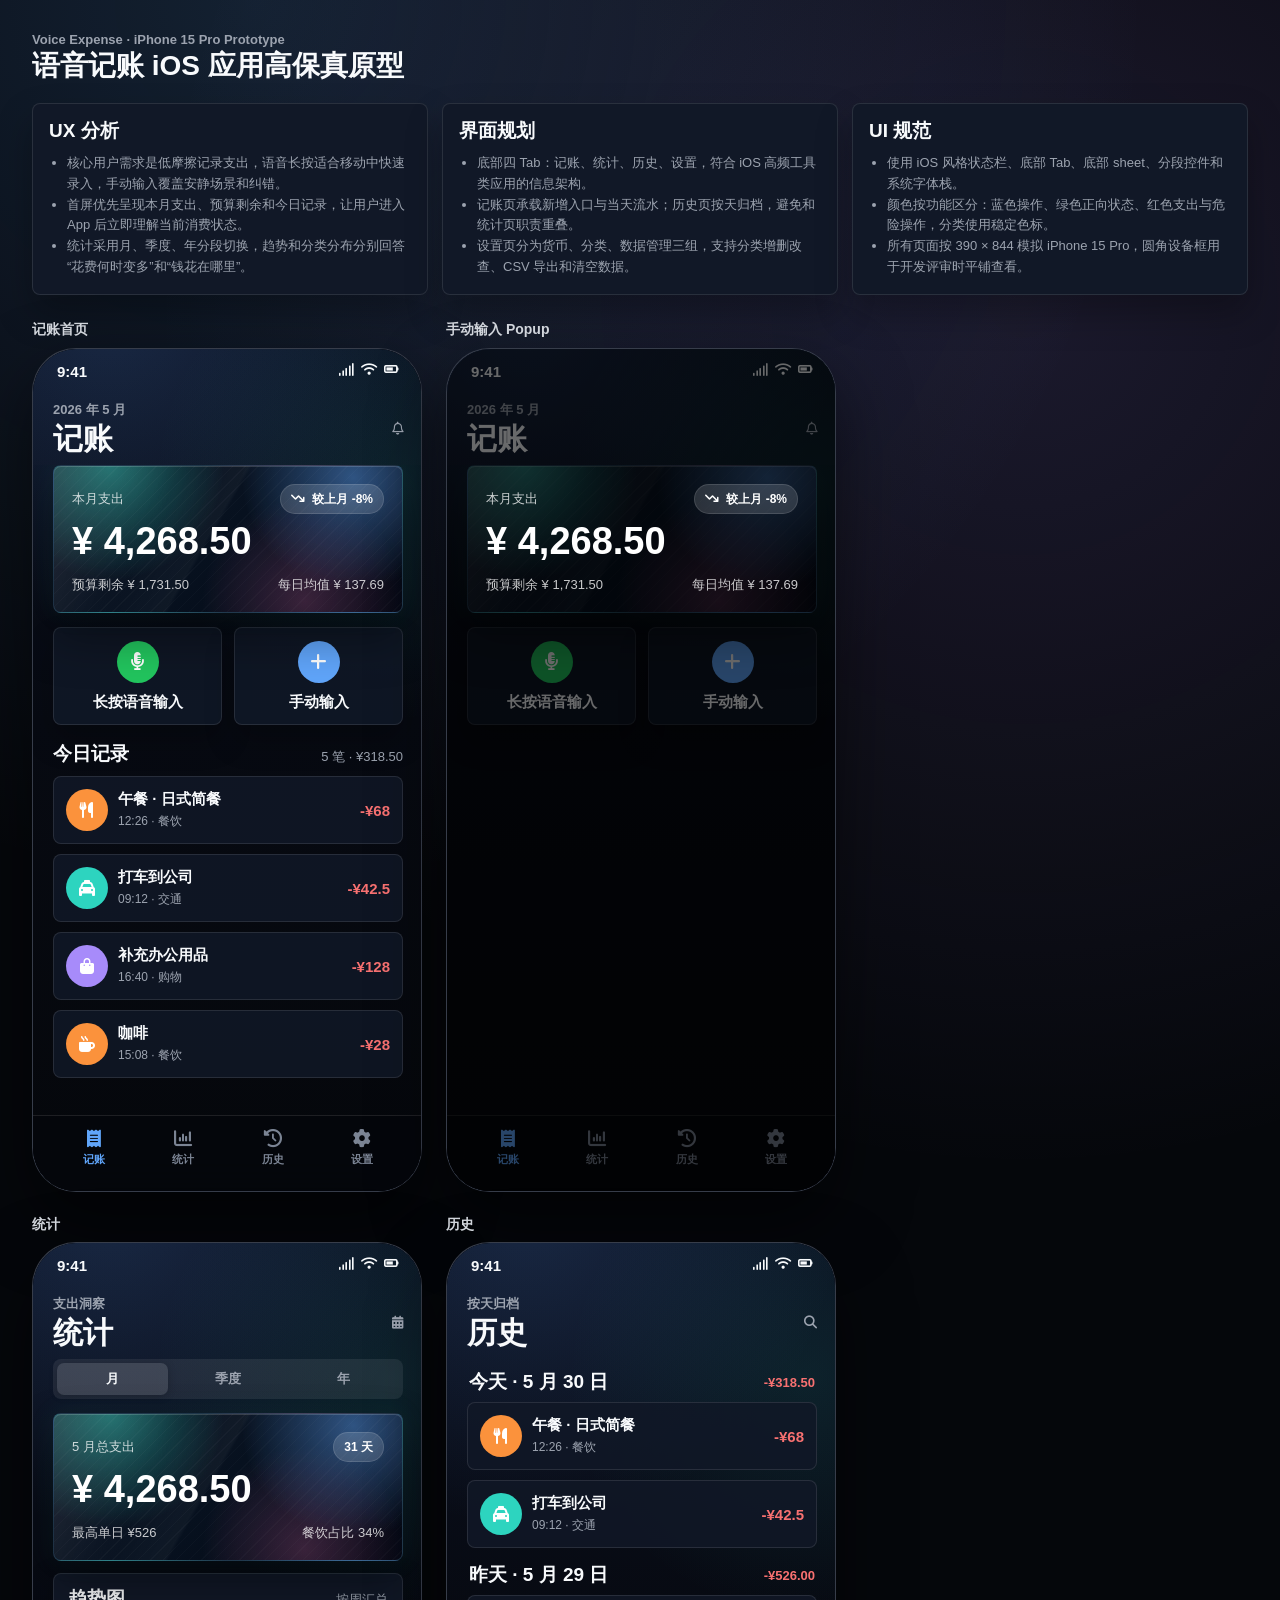
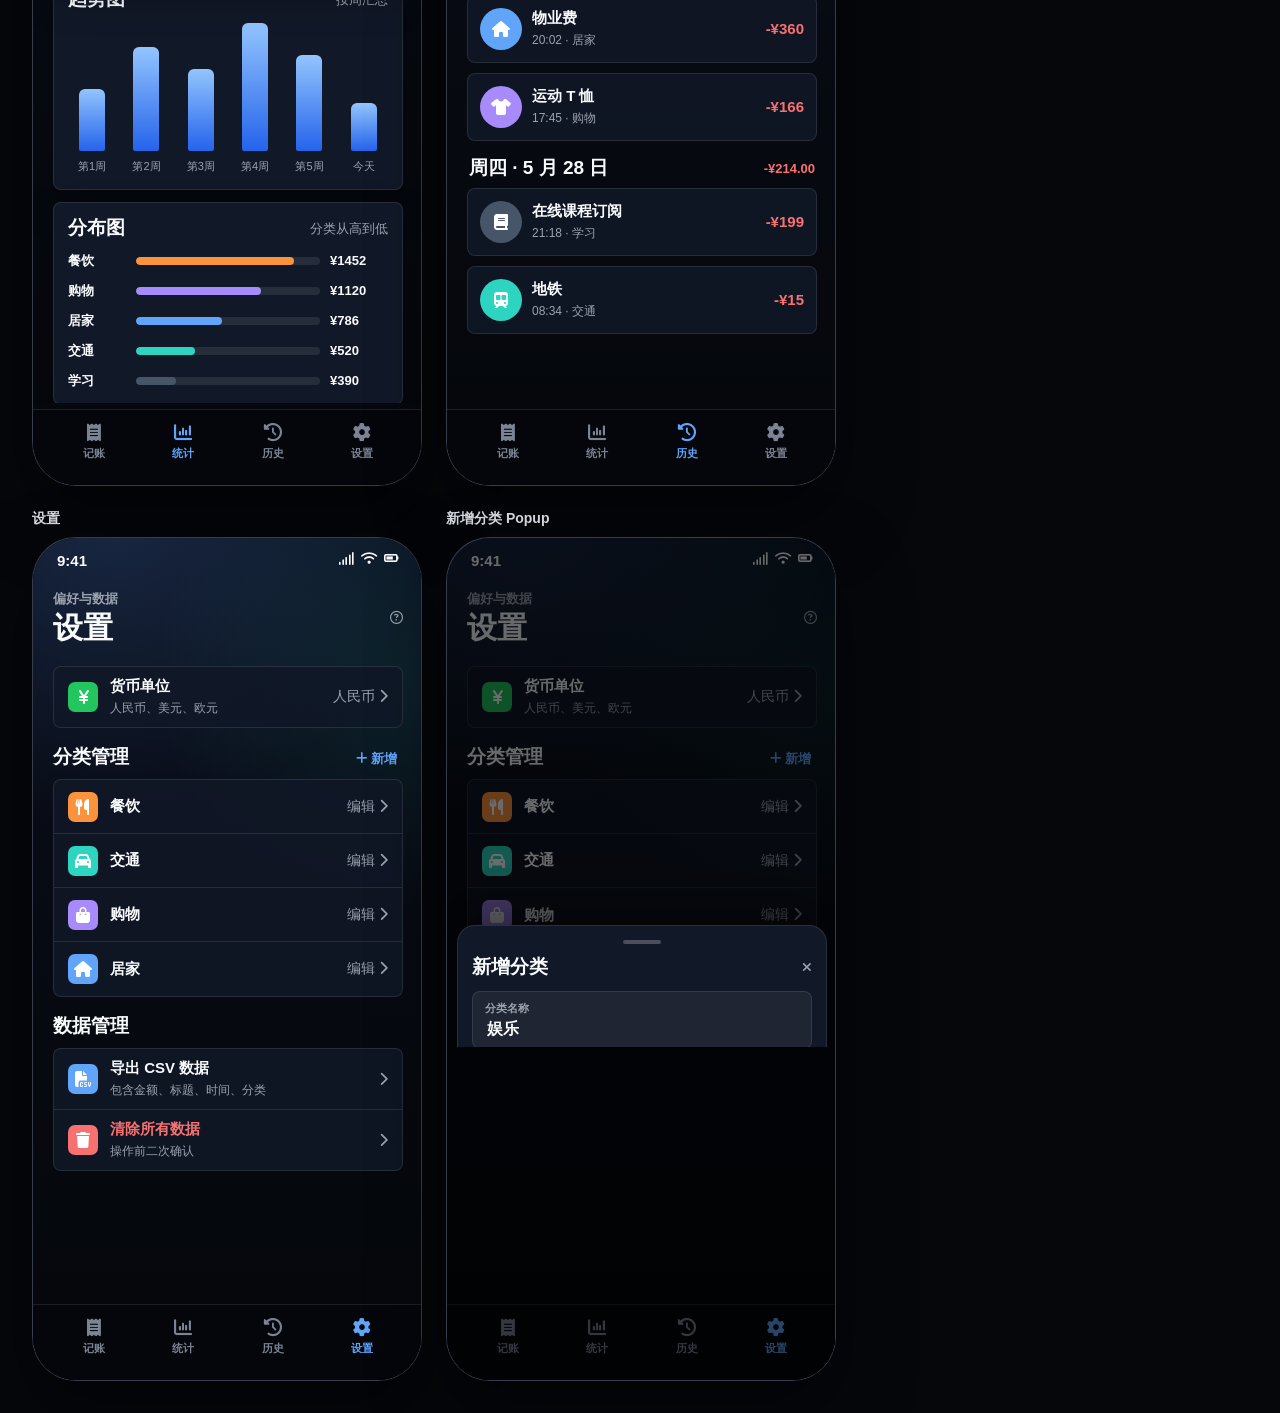
<file: VoiceAccountClient/prototype/index.html>
<!doctype html>
<html lang="zh-CN">
  <head>
    <meta charset="UTF-8" />
    <meta name="viewport" content="width=device-width, initial-scale=1.0" />
    <title>语音记账 iOS 原型</title>
    <link rel="stylesheet" href="styles.css" />
  </head>
  <body class="index-body">
    <header class="index-header">
      <p class="eyebrow">Voice Expense · iPhone 15 Pro Prototype</p>
      <h1>语音记账 iOS 应用高保真原型</h1>
    </header>

    <section class="analysis">
      <article class="card">
        <h2>UX 分析</h2>
        <ul>
          <li>核心用户需求是低摩擦记录支出，语音长按适合移动中快速录入，手动输入覆盖安静场景和纠错。</li>
          <li>首屏优先呈现本月支出、预算剩余和今日记录，让用户进入 App 后立即理解当前消费状态。</li>
          <li>统计采用月、季度、年分段切换，趋势和分类分布分别回答“花费何时变多”和“钱花在哪里”。</li>
        </ul>
      </article>
      <article class="card">
        <h2>界面规划</h2>
        <ul>
          <li>底部四 Tab：记账、统计、历史、设置，符合 iOS 高频工具类应用的信息架构。</li>
          <li>记账页承载新增入口与当天流水；历史页按天归档，避免和统计页职责重叠。</li>
          <li>设置页分为货币、分类、数据管理三组，支持分类增删改查、CSV 导出和清空数据。</li>
        </ul>
      </article>
      <article class="card">
        <h2>UI 规范</h2>
        <ul>
          <li>使用 iOS 风格状态栏、底部 Tab、底部 sheet、分段控件和系统字体栈。</li>
          <li>颜色按功能区分：蓝色操作、绿色正向状态、红色支出与危险操作，分类使用稳定色标。</li>
          <li>所有页面按 390 × 844 模拟 iPhone 15 Pro，圆角设备框用于开发评审时平铺查看。</li>
        </ul>
      </article>
    </section>

    <section class="frames">
      <article class="frame-card">
        <h2 class="frame-title">记账首页</h2>
        <div class="device"><iframe src="account.html" title="记账首页"></iframe></div>
      </article>
      <article class="frame-card">
        <h2 class="frame-title">手动输入 Popup</h2>
        <div class="device"><iframe src="manual-entry.html" title="手动输入 Popup"></iframe></div>
      </article>
      <article class="frame-card">
        <h2 class="frame-title">统计</h2>
        <div class="device"><iframe src="stats.html" title="统计"></iframe></div>
      </article>
      <article class="frame-card">
        <h2 class="frame-title">历史</h2>
        <div class="device"><iframe src="history.html" title="历史"></iframe></div>
      </article>
      <article class="frame-card">
        <h2 class="frame-title">设置</h2>
        <div class="device"><iframe src="settings.html" title="设置"></iframe></div>
      </article>
      <article class="frame-card">
        <h2 class="frame-title">新增分类 Popup</h2>
        <div class="device"><iframe src="settings-add-category.html" title="新增分类 Popup"></iframe></div>
      </article>
    </section>
  </body>
</html>
</file>
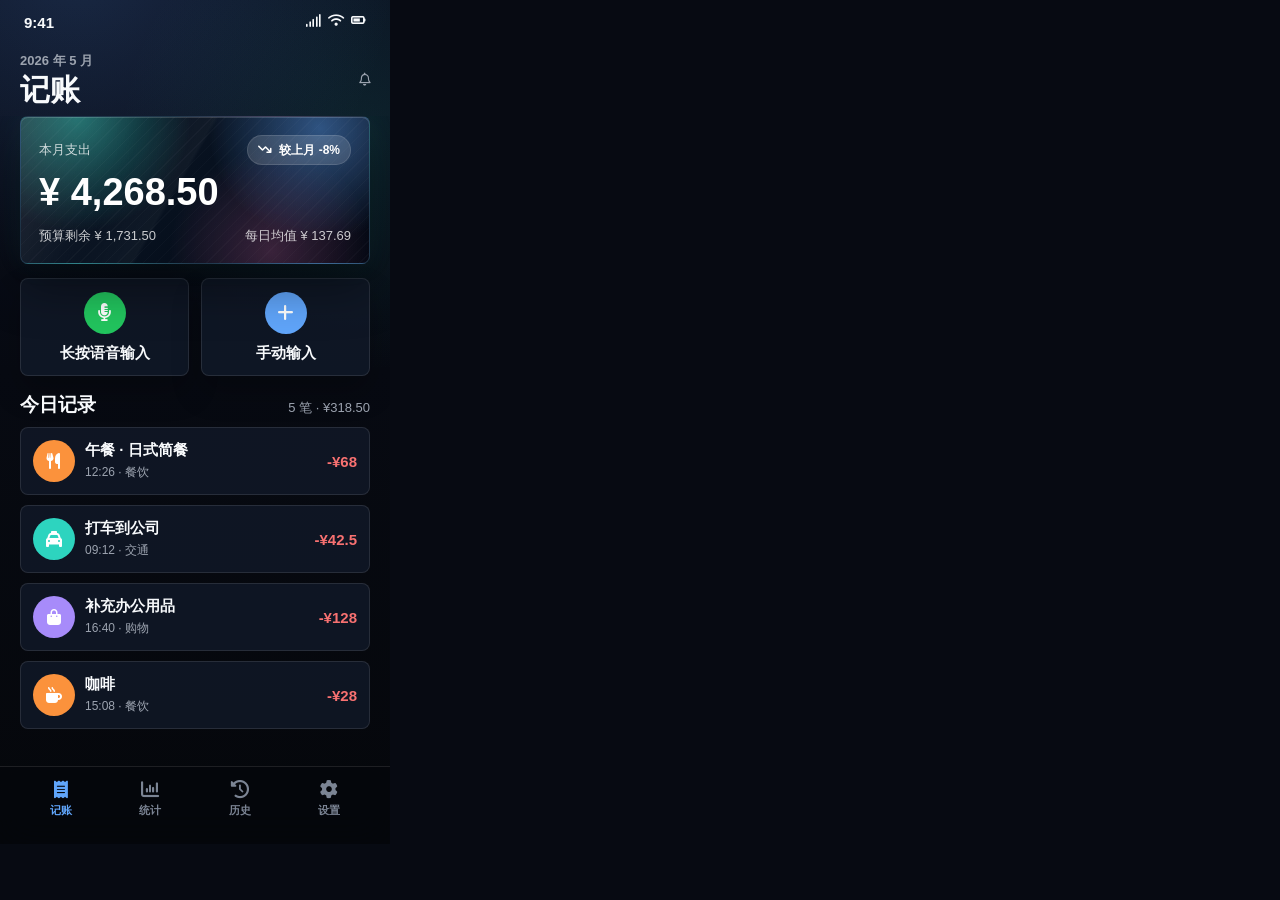
<file: VoiceAccountClient/prototype/account.html>
<!doctype html>
<html lang="zh-CN">
  <head>
    <meta charset="UTF-8" />
    <meta name="viewport" content="width=device-width, initial-scale=1.0" />
    <title>记账</title>
    <link rel="stylesheet" href="styles.css" />
    <link rel="stylesheet" href="https://cdnjs.cloudflare.com/ajax/libs/font-awesome/6.5.2/css/all.min.css" />
  </head>
  <body class="prototype-page">
    <main class="phone">
      <div class="status-bar">
        <span>9:41</span>
        <div class="status-icons">
          <i class="fa-solid fa-signal"></i>
          <i class="fa-solid fa-wifi"></i>
          <i class="fa-solid fa-battery-three-quarters"></i>
        </div>
      </div>

      <header class="app-header">
        <div>
          <p class="eyebrow">2026 年 5 月</p>
          <h1>记账</h1>
        </div>
        <i class="fa-regular fa-bell soft-text" aria-hidden="true"></i>
      </header>

      <section class="content">
        <div class="card summary-card">
          <div class="summary-row">
            <span class="white-soft">本月支出</span>
            <span class="chip"><i class="fa-solid fa-arrow-trend-down"></i> 较上月 -8%</span>
          </div>
          <div class="amount-xl">¥ 4,268.50</div>
          <div class="summary-row" style="margin-top: 16px;">
            <span class="white-soft">预算剩余 ¥ 1,731.50</span>
            <span class="white-soft">每日均值 ¥ 137.69</span>
          </div>
        </div>

        <div class="actions">
          <button class="action-btn mic">
            <i class="fa-solid fa-microphone-lines"></i>
            长按语音输入
          </button>
          <button class="action-btn manual">
            <i class="fa-solid fa-plus"></i>
            手动输入
          </button>
        </div>

        <div class="section-title">
          <h2>今日记录</h2>
          <span class="soft-text">5 笔 · ¥318.50</span>
        </div>

        <div class="list">
          <div class="item">
            <div class="icon food"><i class="fa-solid fa-utensils"></i></div>
            <div>
              <div class="item-title">午餐 · 日式简餐</div>
              <div class="item-meta">12:26 · 餐饮</div>
            </div>
            <div class="expense">-¥68</div>
          </div>
          <div class="item">
            <div class="icon traffic"><i class="fa-solid fa-taxi"></i></div>
            <div>
              <div class="item-title">打车到公司</div>
              <div class="item-meta">09:12 · 交通</div>
            </div>
            <div class="expense">-¥42.5</div>
          </div>
          <div class="item">
            <div class="icon shop"><i class="fa-solid fa-bag-shopping"></i></div>
            <div>
              <div class="item-title">补充办公用品</div>
              <div class="item-meta">16:40 · 购物</div>
            </div>
            <div class="expense">-¥128</div>
          </div>
          <div class="item">
            <div class="icon food"><i class="fa-solid fa-mug-hot"></i></div>
            <div>
              <div class="item-title">咖啡</div>
              <div class="item-meta">15:08 · 餐饮</div>
            </div>
            <div class="expense">-¥28</div>
          </div>
        </div>
      </section>

      <nav class="tabbar" aria-label="主导航">
        <div class="tab active"><i class="fa-solid fa-receipt"></i><span>记账</span></div>
        <div class="tab"><i class="fa-solid fa-chart-column"></i><span>统计</span></div>
        <div class="tab"><i class="fa-solid fa-clock-rotate-left"></i><span>历史</span></div>
        <div class="tab"><i class="fa-solid fa-gear"></i><span>设置</span></div>
      </nav>
    </main>
  </body>
</html>
</file>
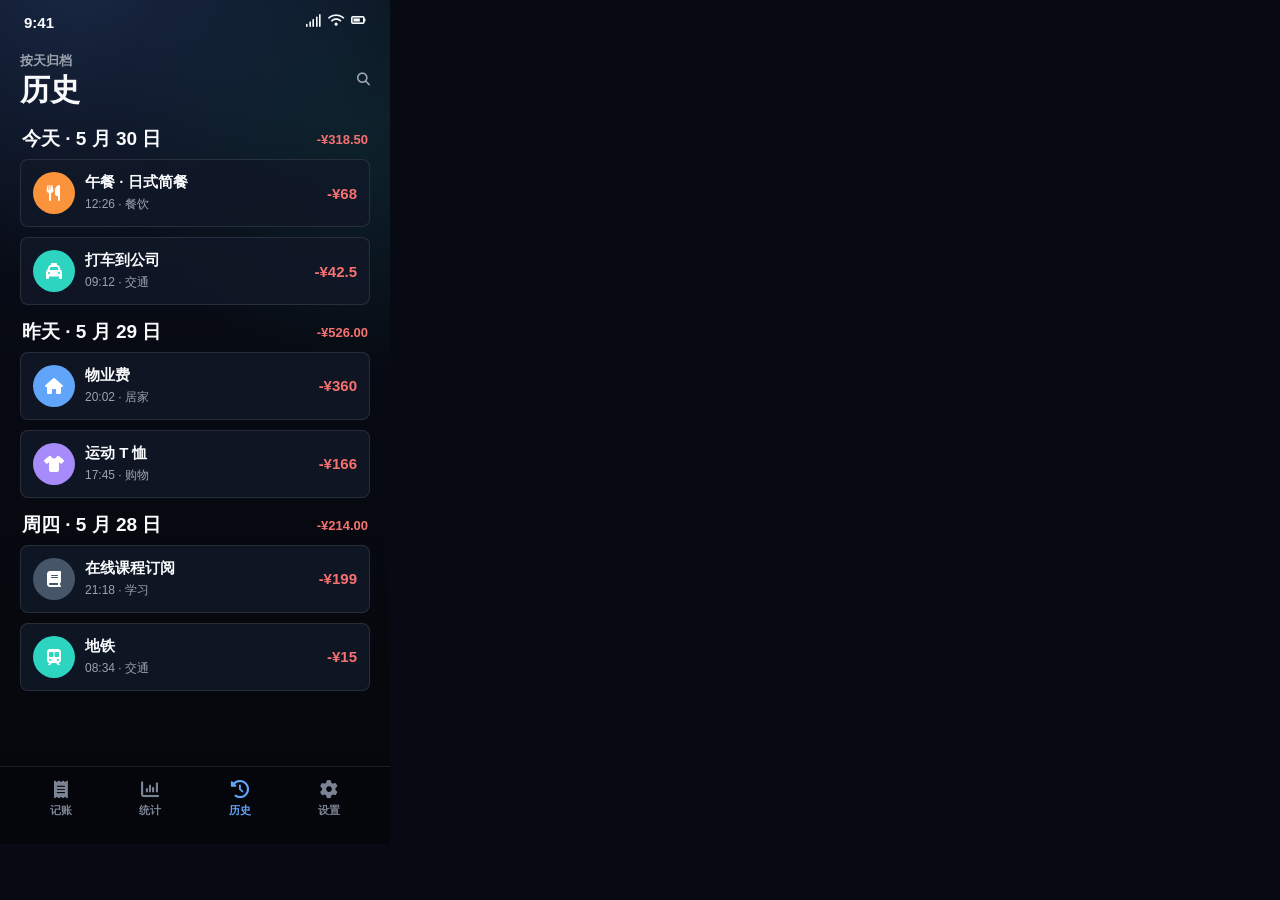
<file: VoiceAccountClient/prototype/history.html>
<!doctype html>
<html lang="zh-CN">
  <head>
    <meta charset="UTF-8" />
    <meta name="viewport" content="width=device-width, initial-scale=1.0" />
    <title>历史</title>
    <link rel="stylesheet" href="styles.css" />
    <link rel="stylesheet" href="https://cdnjs.cloudflare.com/ajax/libs/font-awesome/6.5.2/css/all.min.css" />
  </head>
  <body class="prototype-page">
    <main class="phone">
      <div class="status-bar">
        <span>9:41</span>
        <div class="status-icons">
          <i class="fa-solid fa-signal"></i>
          <i class="fa-solid fa-wifi"></i>
          <i class="fa-solid fa-battery-three-quarters"></i>
        </div>
      </div>
      <header class="app-header">
        <div>
          <p class="eyebrow">按天归档</p>
          <h1>历史</h1>
        </div>
        <i class="fa-solid fa-magnifying-glass soft-text"></i>
      </header>
      <section class="content">
        <div class="day-group">
          <div class="day-head">
            <h2>今天 · 5 月 30 日</h2>
            <span class="day-total">-¥318.50</span>
          </div>
          <div class="list">
            <div class="item">
              <div class="icon food"><i class="fa-solid fa-utensils"></i></div>
              <div><div class="item-title">午餐 · 日式简餐</div><div class="item-meta">12:26 · 餐饮</div></div>
              <div class="expense">-¥68</div>
            </div>
            <div class="item">
              <div class="icon traffic"><i class="fa-solid fa-taxi"></i></div>
              <div><div class="item-title">打车到公司</div><div class="item-meta">09:12 · 交通</div></div>
              <div class="expense">-¥42.5</div>
            </div>
          </div>
        </div>

        <div class="day-group">
          <div class="day-head">
            <h2>昨天 · 5 月 29 日</h2>
            <span class="day-total">-¥526.00</span>
          </div>
          <div class="list">
            <div class="item">
              <div class="icon home"><i class="fa-solid fa-house"></i></div>
              <div><div class="item-title">物业费</div><div class="item-meta">20:02 · 居家</div></div>
              <div class="expense">-¥360</div>
            </div>
            <div class="item">
              <div class="icon shop"><i class="fa-solid fa-shirt"></i></div>
              <div><div class="item-title">运动 T 恤</div><div class="item-meta">17:45 · 购物</div></div>
              <div class="expense">-¥166</div>
            </div>
          </div>
        </div>

        <div class="day-group">
          <div class="day-head">
            <h2>周四 · 5 月 28 日</h2>
            <span class="day-total">-¥214.00</span>
          </div>
          <div class="list">
            <div class="item">
              <div class="icon learn"><i class="fa-solid fa-book"></i></div>
              <div><div class="item-title">在线课程订阅</div><div class="item-meta">21:18 · 学习</div></div>
              <div class="expense">-¥199</div>
            </div>
            <div class="item">
              <div class="icon traffic"><i class="fa-solid fa-train-subway"></i></div>
              <div><div class="item-title">地铁</div><div class="item-meta">08:34 · 交通</div></div>
              <div class="expense">-¥15</div>
            </div>
          </div>
        </div>
      </section>
      <nav class="tabbar" aria-label="主导航">
        <div class="tab"><i class="fa-solid fa-receipt"></i><span>记账</span></div>
        <div class="tab"><i class="fa-solid fa-chart-column"></i><span>统计</span></div>
        <div class="tab active"><i class="fa-solid fa-clock-rotate-left"></i><span>历史</span></div>
        <div class="tab"><i class="fa-solid fa-gear"></i><span>设置</span></div>
      </nav>
    </main>
  </body>
</html>
</file>
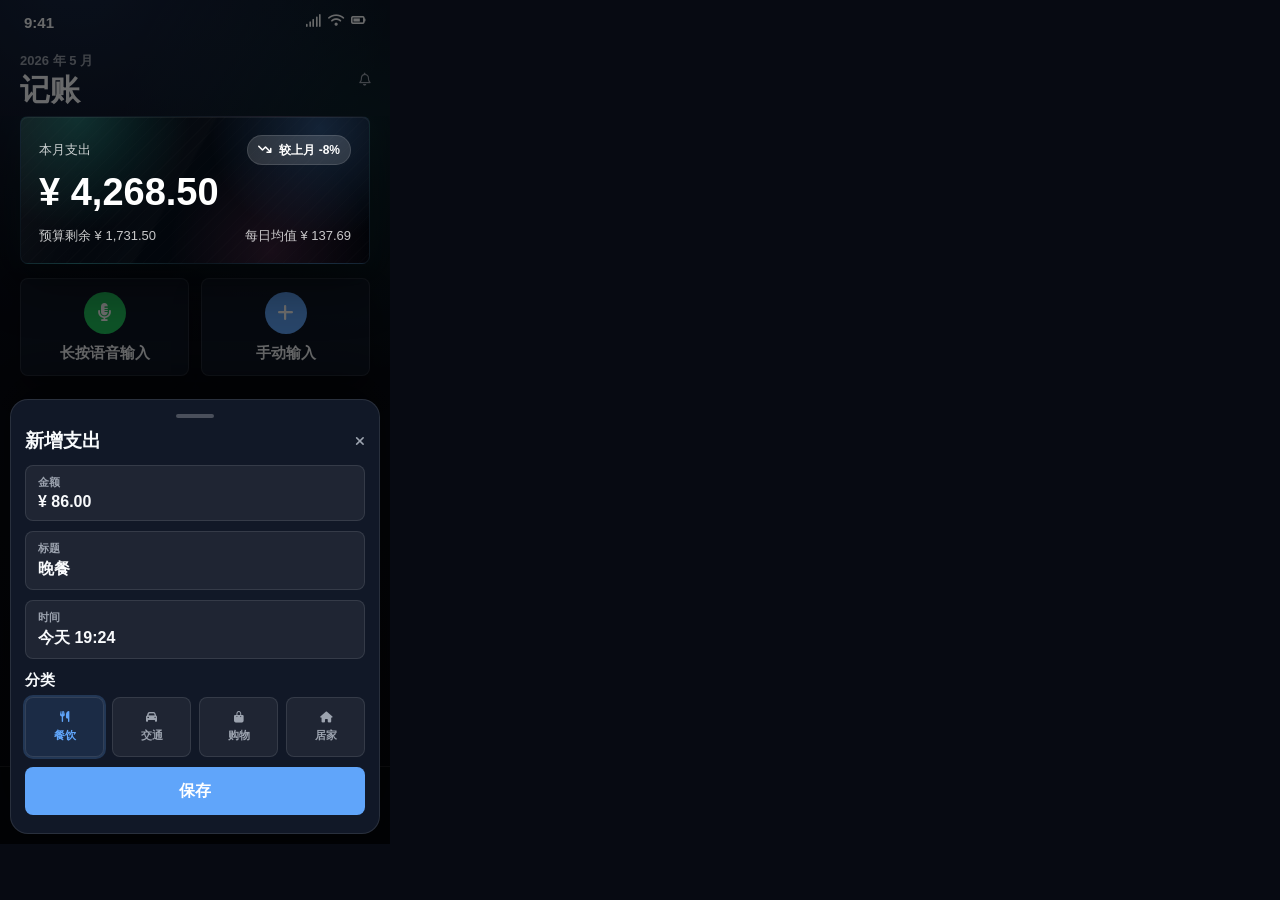
<file: VoiceAccountClient/prototype/manual-entry.html>
<!doctype html>
<html lang="zh-CN">
  <head>
    <meta charset="UTF-8" />
    <meta name="viewport" content="width=device-width, initial-scale=1.0" />
    <title>手动输入弹层</title>
    <link rel="stylesheet" href="styles.css" />
    <link rel="stylesheet" href="https://cdnjs.cloudflare.com/ajax/libs/font-awesome/6.5.2/css/all.min.css" />
  </head>
  <body class="prototype-page">
    <main class="phone">
      <div class="status-bar">
        <span>9:41</span>
        <div class="status-icons">
          <i class="fa-solid fa-signal"></i>
          <i class="fa-solid fa-wifi"></i>
          <i class="fa-solid fa-battery-three-quarters"></i>
        </div>
      </div>

      <header class="app-header">
        <div>
          <p class="eyebrow">2026 年 5 月</p>
          <h1>记账</h1>
        </div>
        <i class="fa-regular fa-bell soft-text" aria-hidden="true"></i>
      </header>

      <section class="content">
        <div class="card summary-card">
          <div class="summary-row">
            <span class="white-soft">本月支出</span>
            <span class="chip"><i class="fa-solid fa-arrow-trend-down"></i> 较上月 -8%</span>
          </div>
          <div class="amount-xl">¥ 4,268.50</div>
          <div class="summary-row" style="margin-top: 16px;">
            <span class="white-soft">预算剩余 ¥ 1,731.50</span>
            <span class="white-soft">每日均值 ¥ 137.69</span>
          </div>
        </div>

        <div class="actions">
          <button class="action-btn mic">
            <i class="fa-solid fa-microphone-lines"></i>
            长按语音输入
          </button>
          <button class="action-btn manual">
            <i class="fa-solid fa-plus"></i>
            手动输入
          </button>
        </div>
      </section>

      <nav class="tabbar" aria-label="主导航">
        <div class="tab active"><i class="fa-solid fa-receipt"></i><span>记账</span></div>
        <div class="tab"><i class="fa-solid fa-chart-column"></i><span>统计</span></div>
        <div class="tab"><i class="fa-solid fa-clock-rotate-left"></i><span>历史</span></div>
        <div class="tab"><i class="fa-solid fa-gear"></i><span>设置</span></div>
      </nav>

      <section class="popup-scrim" aria-label="新增支出">
        <div class="sheet">
          <div class="grabber"></div>
          <div class="row">
            <h2>新增支出</h2>
            <i class="fa-solid fa-xmark soft-text"></i>
          </div>
          <div class="form-grid">
            <div class="field">
              <label>金额</label>
              <div class="fake-input">¥ 86.00</div>
            </div>
            <div class="field">
              <label>标题</label>
              <div class="fake-input">晚餐</div>
            </div>
            <div class="field">
              <label>时间</label>
              <div class="fake-input">今天 19:24</div>
            </div>
            <div>
              <h3 style="margin: 2px 0 8px;">分类</h3>
              <div class="category-grid">
                <div class="category active"><i class="fa-solid fa-utensils"></i>餐饮</div>
                <div class="category"><i class="fa-solid fa-car"></i>交通</div>
                <div class="category"><i class="fa-solid fa-bag-shopping"></i>购物</div>
                <div class="category"><i class="fa-solid fa-house"></i>居家</div>
              </div>
            </div>
            <button class="primary-btn">保存</button>
          </div>
        </div>
      </section>
    </main>
  </body>
</html>
</file>
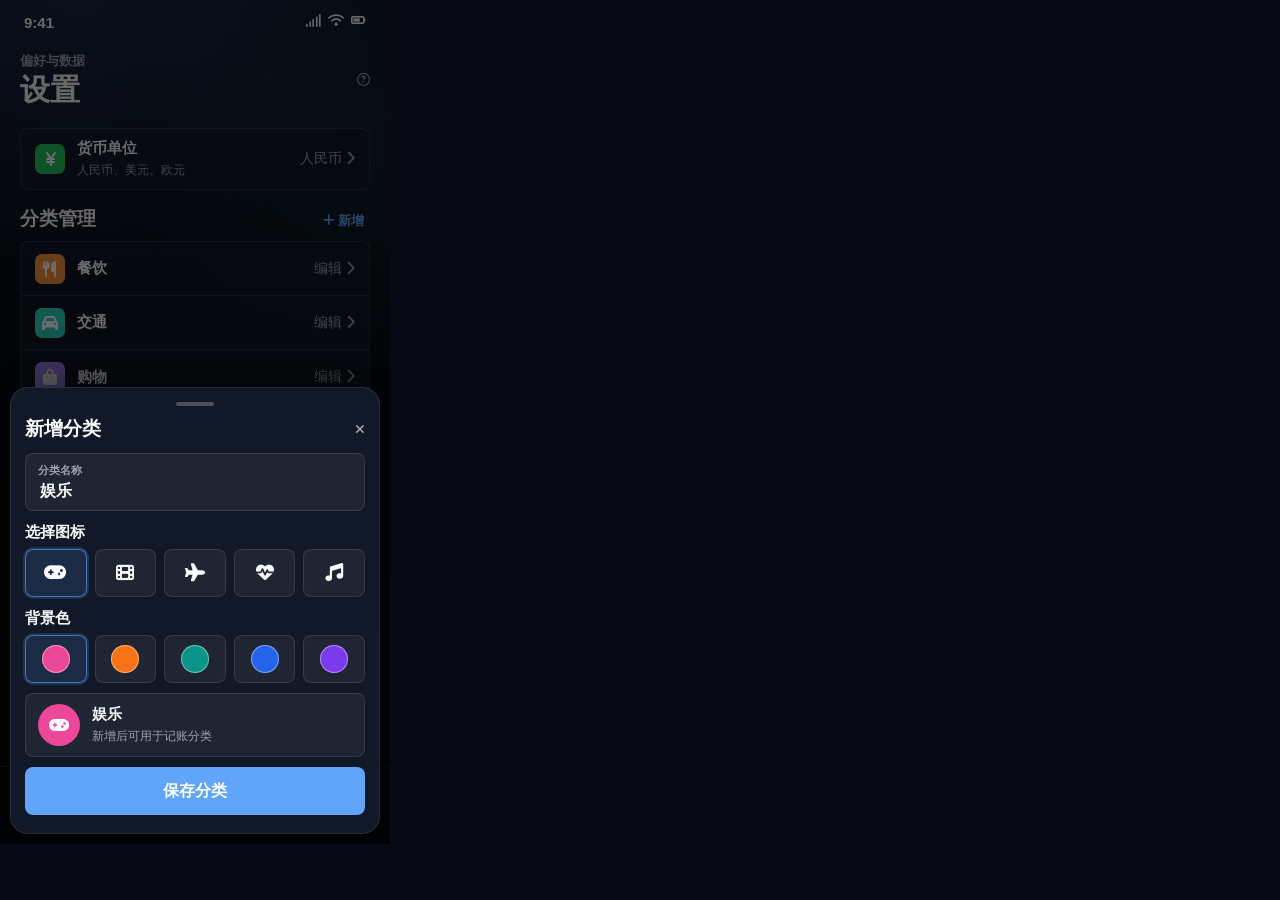
<file: VoiceAccountClient/prototype/settings-add-category.html>
<!doctype html>
<html lang="zh-CN">
  <head>
    <meta charset="UTF-8" />
    <meta name="viewport" content="width=device-width, initial-scale=1.0" />
    <title>新增分类</title>
    <link rel="stylesheet" href="styles.css" />
    <link rel="stylesheet" href="https://cdnjs.cloudflare.com/ajax/libs/font-awesome/6.5.2/css/all.min.css" />
  </head>
  <body class="prototype-page">
    <main class="phone">
      <div class="status-bar">
        <span>9:41</span>
        <div class="status-icons">
          <i class="fa-solid fa-signal"></i>
          <i class="fa-solid fa-wifi"></i>
          <i class="fa-solid fa-battery-three-quarters"></i>
        </div>
      </div>
      <header class="app-header">
        <div>
          <p class="eyebrow">偏好与数据</p>
          <h1>设置</h1>
        </div>
        <i class="fa-regular fa-circle-question soft-text"></i>
      </header>
      <section class="content">
        <div class="settings-group">
          <div class="setting-row">
            <div class="setting-left">
              <i class="fa-solid fa-yen-sign" style="background: var(--green);"></i>
              <div>
                <div class="item-title">货币单位</div>
                <div class="item-meta">人民币、美元、欧元</div>
              </div>
            </div>
            <span class="value">人民币 <i class="fa-solid fa-chevron-right"></i></span>
          </div>
        </div>
        <div class="section-title">
          <h2>分类管理</h2>
          <button class="add-category-trigger" type="button"><i class="fa-solid fa-plus"></i> 新增</button>
        </div>
        <div class="settings-group" style="margin-top: 0;">
          <div class="setting-row">
            <div class="setting-left"><i class="fa-solid fa-utensils food"></i><span class="item-title">餐饮</span></div>
            <span class="value">编辑 <i class="fa-solid fa-chevron-right"></i></span>
          </div>
          <div class="setting-row">
            <div class="setting-left"><i class="fa-solid fa-car traffic"></i><span class="item-title">交通</span></div>
            <span class="value">编辑 <i class="fa-solid fa-chevron-right"></i></span>
          </div>
          <div class="setting-row">
            <div class="setting-left"><i class="fa-solid fa-bag-shopping shop"></i><span class="item-title">购物</span></div>
            <span class="value">编辑 <i class="fa-solid fa-chevron-right"></i></span>
          </div>
        </div>
      </section>
      <nav class="tabbar" aria-label="主导航">
        <div class="tab"><i class="fa-solid fa-receipt"></i><span>记账</span></div>
        <div class="tab"><i class="fa-solid fa-chart-column"></i><span>统计</span></div>
        <div class="tab"><i class="fa-solid fa-clock-rotate-left"></i><span>历史</span></div>
        <div class="tab active"><i class="fa-solid fa-gear"></i><span>设置</span></div>
      </nav>

      <section class="popup-scrim" aria-label="新增分类">
        <div class="sheet">
          <div class="grabber"></div>
          <div class="row">
            <h2>新增分类</h2>
            <i class="fa-solid fa-xmark soft-text"></i>
          </div>
          <div class="form-grid">
            <div class="field">
              <label>分类名称</label>
              <input value="娱乐" aria-label="分类名称" data-category-name />
            </div>
            <div>
              <h3 style="margin: 2px 0 8px;">选择图标</h3>
              <div class="option-grid">
                <button class="icon-option active" type="button" data-icon="fa-gamepad"><i class="fa-solid fa-gamepad"></i></button>
                <button class="icon-option" type="button" data-icon="fa-film"><i class="fa-solid fa-film"></i></button>
                <button class="icon-option" type="button" data-icon="fa-plane"><i class="fa-solid fa-plane"></i></button>
                <button class="icon-option" type="button" data-icon="fa-heart-pulse"><i class="fa-solid fa-heart-pulse"></i></button>
                <button class="icon-option" type="button" data-icon="fa-music"><i class="fa-solid fa-music"></i></button>
              </div>
            </div>
            <div>
              <h3 style="margin: 2px 0 8px;">背景色</h3>
              <div class="option-grid">
                <button class="color-option active" type="button" data-color="#ec4899"><span class="swatch" style="background: #ec4899;"></span></button>
                <button class="color-option" type="button" data-color="#f97316"><span class="swatch" style="background: #f97316;"></span></button>
                <button class="color-option" type="button" data-color="#0d9488"><span class="swatch" style="background: #0d9488;"></span></button>
                <button class="color-option" type="button" data-color="#2563eb"><span class="swatch" style="background: #2563eb;"></span></button>
                <button class="color-option" type="button" data-color="#7c3aed"><span class="swatch" style="background: #7c3aed;"></span></button>
              </div>
            </div>
            <div class="preview-category">
              <div class="icon" style="background: #ec4899;" data-preview-icon><i class="fa-solid fa-gamepad"></i></div>
              <div>
                <div class="item-title" data-preview-name>娱乐</div>
                <div class="item-meta">新增后可用于记账分类</div>
              </div>
            </div>
            <button class="primary-btn">保存分类</button>
          </div>
        </div>
      </section>
    </main>
    <script>
      const sheet = document.querySelector(".popup-scrim");
      const nameInput = sheet.querySelector("[data-category-name]");
      const previewName = sheet.querySelector("[data-preview-name]");
      const previewIcon = sheet.querySelector("[data-preview-icon]");

      nameInput.addEventListener("input", () => {
        previewName.textContent = nameInput.value.trim() || "未命名分类";
      });

      sheet.querySelectorAll("[data-icon]").forEach((button) => {
        button.addEventListener("click", () => {
          sheet.querySelectorAll("[data-icon]").forEach((item) => item.classList.remove("active"));
          button.classList.add("active");
          previewIcon.innerHTML = `<i class="fa-solid ${button.dataset.icon}"></i>`;
        });
      });

      sheet.querySelectorAll("[data-color]").forEach((button) => {
        button.addEventListener("click", () => {
          sheet.querySelectorAll("[data-color]").forEach((item) => item.classList.remove("active"));
          button.classList.add("active");
          previewIcon.style.background = button.dataset.color;
        });
      });
    </script>
  </body>
</html>
</file>
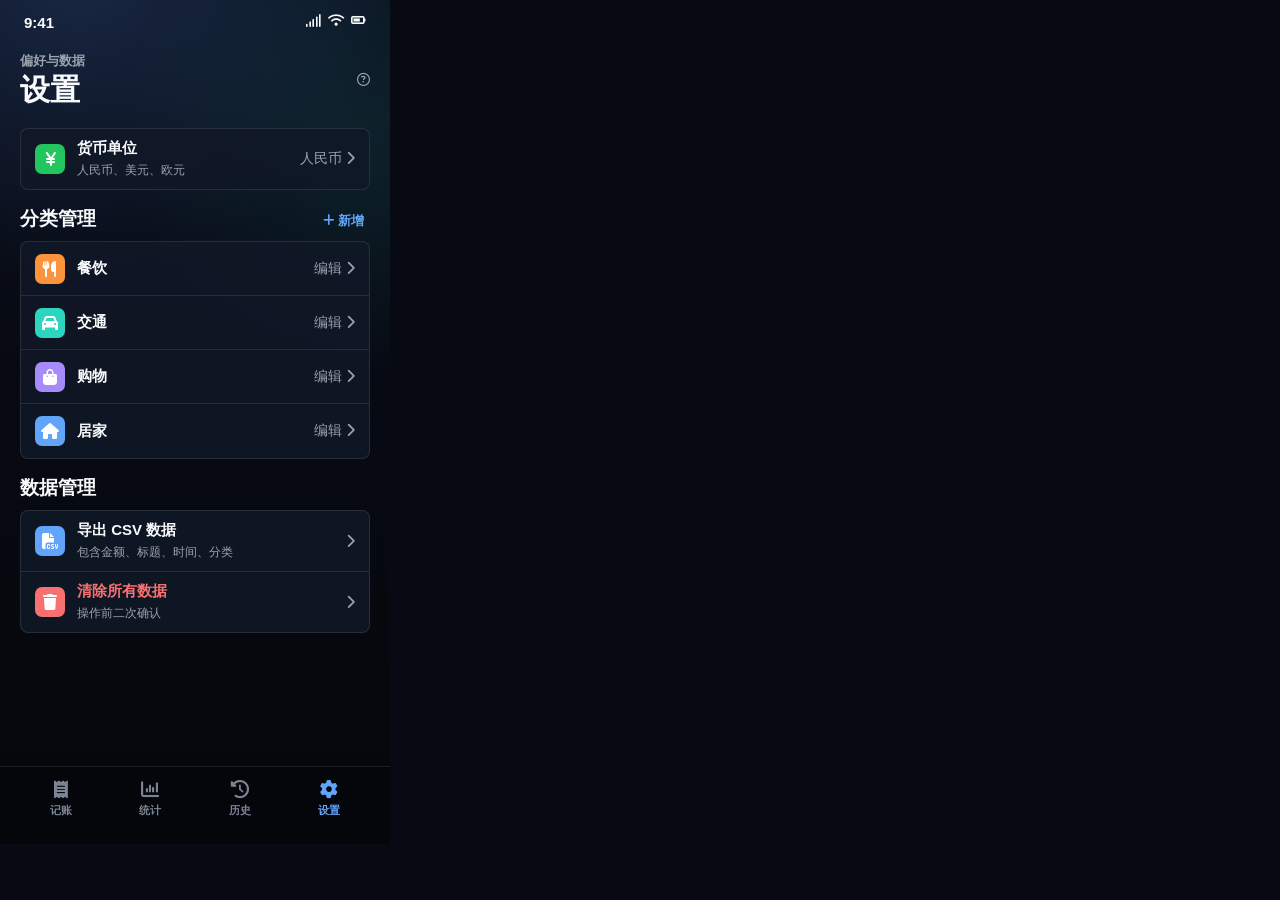
<file: VoiceAccountClient/prototype/settings.html>
<!doctype html>
<html lang="zh-CN">
  <head>
    <meta charset="UTF-8" />
    <meta name="viewport" content="width=device-width, initial-scale=1.0" />
    <title>设置</title>
    <link rel="stylesheet" href="styles.css" />
    <link rel="stylesheet" href="https://cdnjs.cloudflare.com/ajax/libs/font-awesome/6.5.2/css/all.min.css" />
  </head>
  <body class="prototype-page">
    <main class="phone">
      <div class="status-bar">
        <span>9:41</span>
        <div class="status-icons">
          <i class="fa-solid fa-signal"></i>
          <i class="fa-solid fa-wifi"></i>
          <i class="fa-solid fa-battery-three-quarters"></i>
        </div>
      </div>
      <header class="app-header">
        <div>
          <p class="eyebrow">偏好与数据</p>
          <h1>设置</h1>
        </div>
        <i class="fa-regular fa-circle-question soft-text"></i>
      </header>
      <section class="content">
        <div class="settings-group">
          <div class="setting-row">
            <div class="setting-left">
              <i class="fa-solid fa-yen-sign" style="background: var(--green);"></i>
              <div>
                <div class="item-title">货币单位</div>
                <div class="item-meta">人民币、美元、欧元</div>
              </div>
            </div>
            <span class="value">人民币 <i class="fa-solid fa-chevron-right"></i></span>
          </div>
        </div>

        <div class="section-title">
          <h2>分类管理</h2>
          <button class="add-category-trigger" type="button" onclick="document.querySelector('#addCategorySheet').classList.remove('is-hidden')">
            <i class="fa-solid fa-plus"></i> 新增
          </button>
        </div>
        <div class="settings-group" style="margin-top: 0;">
          <div class="setting-row">
            <div class="setting-left"><i class="fa-solid fa-utensils food"></i><span class="item-title">餐饮</span></div>
            <span class="value">编辑 <i class="fa-solid fa-chevron-right"></i></span>
          </div>
          <div class="setting-row">
            <div class="setting-left"><i class="fa-solid fa-car traffic"></i><span class="item-title">交通</span></div>
            <span class="value">编辑 <i class="fa-solid fa-chevron-right"></i></span>
          </div>
          <div class="setting-row">
            <div class="setting-left"><i class="fa-solid fa-bag-shopping shop"></i><span class="item-title">购物</span></div>
            <span class="value">编辑 <i class="fa-solid fa-chevron-right"></i></span>
          </div>
          <div class="setting-row">
            <div class="setting-left"><i class="fa-solid fa-house home"></i><span class="item-title">居家</span></div>
            <span class="value">编辑 <i class="fa-solid fa-chevron-right"></i></span>
          </div>
        </div>

        <div class="section-title">
          <h2>数据管理</h2>
        </div>
        <div class="settings-group" style="margin-top: 0;">
          <div class="setting-row">
            <div class="setting-left">
              <i class="fa-solid fa-file-csv" style="background: var(--blue);"></i>
              <div>
                <div class="item-title">导出 CSV 数据</div>
                <div class="item-meta">包含金额、标题、时间、分类</div>
              </div>
            </div>
            <i class="fa-solid fa-chevron-right value"></i>
          </div>
          <div class="setting-row">
            <div class="setting-left">
              <i class="fa-solid fa-trash" style="background: var(--red);"></i>
              <div>
                <div class="item-title danger">清除所有数据</div>
                <div class="item-meta">操作前二次确认</div>
              </div>
            </div>
            <i class="fa-solid fa-chevron-right value"></i>
          </div>
        </div>
      </section>
      <nav class="tabbar" aria-label="主导航">
        <div class="tab"><i class="fa-solid fa-receipt"></i><span>记账</span></div>
        <div class="tab"><i class="fa-solid fa-chart-column"></i><span>统计</span></div>
        <div class="tab"><i class="fa-solid fa-clock-rotate-left"></i><span>历史</span></div>
        <div class="tab active"><i class="fa-solid fa-gear"></i><span>设置</span></div>
      </nav>

      <section class="popup-scrim is-hidden" id="addCategorySheet" aria-label="新增分类">
        <div class="sheet">
          <div class="grabber"></div>
          <div class="row">
            <h2>新增分类</h2>
            <i class="fa-solid fa-xmark soft-text" onclick="document.querySelector('#addCategorySheet').classList.add('is-hidden')"></i>
          </div>
          <div class="form-grid">
            <div class="field">
              <label>分类名称</label>
              <input value="娱乐" aria-label="分类名称" data-category-name />
            </div>
            <div>
              <h3 style="margin: 2px 0 8px;">选择图标</h3>
              <div class="option-grid">
                <button class="icon-option active" type="button" data-icon="fa-gamepad"><i class="fa-solid fa-gamepad"></i></button>
                <button class="icon-option" type="button" data-icon="fa-film"><i class="fa-solid fa-film"></i></button>
                <button class="icon-option" type="button" data-icon="fa-plane"><i class="fa-solid fa-plane"></i></button>
                <button class="icon-option" type="button" data-icon="fa-heart-pulse"><i class="fa-solid fa-heart-pulse"></i></button>
                <button class="icon-option" type="button" data-icon="fa-music"><i class="fa-solid fa-music"></i></button>
              </div>
            </div>
            <div>
              <h3 style="margin: 2px 0 8px;">背景色</h3>
              <div class="option-grid">
                <button class="color-option active" type="button" data-color="#ec4899"><span class="swatch" style="background: #ec4899;"></span></button>
                <button class="color-option" type="button" data-color="#f97316"><span class="swatch" style="background: #f97316;"></span></button>
                <button class="color-option" type="button" data-color="#0d9488"><span class="swatch" style="background: #0d9488;"></span></button>
                <button class="color-option" type="button" data-color="#2563eb"><span class="swatch" style="background: #2563eb;"></span></button>
                <button class="color-option" type="button" data-color="#7c3aed"><span class="swatch" style="background: #7c3aed;"></span></button>
              </div>
            </div>
            <div class="preview-category">
              <div class="icon" style="background: #ec4899;" data-preview-icon><i class="fa-solid fa-gamepad"></i></div>
              <div>
                <div class="item-title" data-preview-name>娱乐</div>
                <div class="item-meta">新增后可用于记账分类</div>
              </div>
            </div>
            <button class="primary-btn">保存分类</button>
          </div>
        </div>
      </section>
    </main>
    <script>
      const sheet = document.querySelector("#addCategorySheet");
      const nameInput = sheet.querySelector("[data-category-name]");
      const previewName = sheet.querySelector("[data-preview-name]");
      const previewIcon = sheet.querySelector("[data-preview-icon]");

      nameInput.addEventListener("input", () => {
        previewName.textContent = nameInput.value.trim() || "未命名分类";
      });

      sheet.querySelectorAll("[data-icon]").forEach((button) => {
        button.addEventListener("click", () => {
          sheet.querySelectorAll("[data-icon]").forEach((item) => item.classList.remove("active"));
          button.classList.add("active");
          previewIcon.innerHTML = `<i class="fa-solid ${button.dataset.icon}"></i>`;
        });
      });

      sheet.querySelectorAll("[data-color]").forEach((button) => {
        button.addEventListener("click", () => {
          sheet.querySelectorAll("[data-color]").forEach((item) => item.classList.remove("active"));
          button.classList.add("active");
          previewIcon.style.background = button.dataset.color;
        });
      });
    </script>
  </body>
</html>
</file>
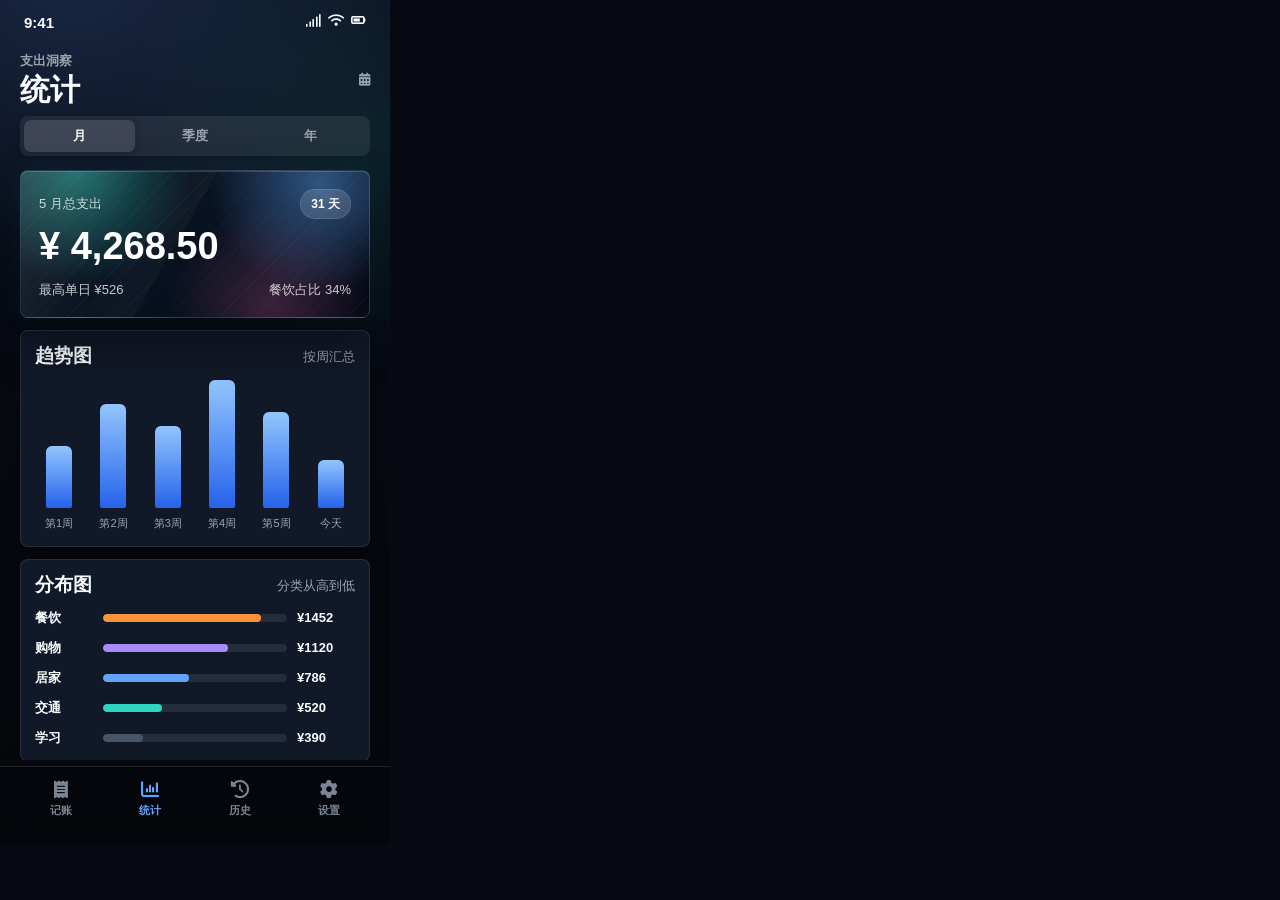
<file: VoiceAccountClient/prototype/stats.html>
<!doctype html>
<html lang="zh-CN">
  <head>
    <meta charset="UTF-8" />
    <meta name="viewport" content="width=device-width, initial-scale=1.0" />
    <title>统计</title>
    <link rel="stylesheet" href="styles.css" />
    <link rel="stylesheet" href="https://cdnjs.cloudflare.com/ajax/libs/font-awesome/6.5.2/css/all.min.css" />
  </head>
  <body class="prototype-page">
    <main class="phone">
      <div class="status-bar">
        <span>9:41</span>
        <div class="status-icons">
          <i class="fa-solid fa-signal"></i>
          <i class="fa-solid fa-wifi"></i>
          <i class="fa-solid fa-battery-three-quarters"></i>
        </div>
      </div>
      <header class="app-header">
        <div>
          <p class="eyebrow">支出洞察</p>
          <h1>统计</h1>
        </div>
        <i class="fa-solid fa-calendar-days soft-text"></i>
      </header>
      <section class="content">
        <div class="segmented">
          <button class="segment active">月</button>
          <button class="segment">季度</button>
          <button class="segment">年</button>
        </div>

        <div class="card summary-card" style="margin-top: 14px;">
          <div class="summary-row">
            <span class="white-soft">5 月总支出</span>
            <span class="chip">31 天</span>
          </div>
          <div class="amount-xl">¥ 4,268.50</div>
          <div class="summary-row" style="margin-top: 16px;">
            <span class="white-soft">最高单日 ¥526</span>
            <span class="white-soft">餐饮占比 34%</span>
          </div>
        </div>

        <div class="card chart-card">
          <div class="row">
            <h2>趋势图</h2>
            <span class="soft-text">按周汇总</span>
          </div>
          <div class="bar-chart">
            <div class="bar-wrap"><div class="bar" style="height: 62px;"></div><span>第1周</span></div>
            <div class="bar-wrap"><div class="bar" style="height: 104px;"></div><span>第2周</span></div>
            <div class="bar-wrap"><div class="bar" style="height: 82px;"></div><span>第3周</span></div>
            <div class="bar-wrap"><div class="bar" style="height: 128px;"></div><span>第4周</span></div>
            <div class="bar-wrap"><div class="bar" style="height: 96px;"></div><span>第5周</span></div>
            <div class="bar-wrap"><div class="bar" style="height: 48px;"></div><span>今天</span></div>
          </div>
        </div>

        <div class="card chart-card">
          <div class="row">
            <h2>分布图</h2>
            <span class="soft-text">分类从高到低</span>
          </div>
          <div class="rank-list">
            <div class="rank-row"><span>餐饮</span><div class="track"><div class="fill" style="width: 86%; background: var(--orange);"></div></div><span>¥1452</span></div>
            <div class="rank-row"><span>购物</span><div class="track"><div class="fill" style="width: 68%; background: var(--purple);"></div></div><span>¥1120</span></div>
            <div class="rank-row"><span>居家</span><div class="track"><div class="fill" style="width: 47%; background: var(--blue);"></div></div><span>¥786</span></div>
            <div class="rank-row"><span>交通</span><div class="track"><div class="fill" style="width: 32%; background: var(--teal);"></div></div><span>¥520</span></div>
            <div class="rank-row"><span>学习</span><div class="track"><div class="fill" style="width: 22%; background: #475569;"></div></div><span>¥390</span></div>
          </div>
        </div>
      </section>
      <nav class="tabbar" aria-label="主导航">
        <div class="tab"><i class="fa-solid fa-receipt"></i><span>记账</span></div>
        <div class="tab active"><i class="fa-solid fa-chart-column"></i><span>统计</span></div>
        <div class="tab"><i class="fa-solid fa-clock-rotate-left"></i><span>历史</span></div>
        <div class="tab"><i class="fa-solid fa-gear"></i><span>设置</span></div>
      </nav>
    </main>
  </body>
</html>
</file>
<file: VoiceAccountClient/prototype/styles.css>
:root {
  --bg: #070a12;
  --panel: #111827;
  --panel-2: #0d1320;
  --text: #f8fafc;
  --muted: #9ca3af;
  --line: rgba(255, 255, 255, 0.1);
  --green: #22c55e;
  --blue: #60a5fa;
  --orange: #fb923c;
  --red: #f87171;
  --purple: #a78bfa;
  --teal: #2dd4bf;
}

* {
  box-sizing: border-box;
}

html,
body {
  margin: 0;
  min-height: 100%;
  font-family: -apple-system, BlinkMacSystemFont, "SF Pro Display", "SF Pro Text", "Segoe UI", sans-serif;
  color: var(--text);
  background: var(--bg);
  letter-spacing: 0;
}

body.prototype-page {
  width: 390px;
  min-height: 844px;
  overflow: hidden;
  background:
    radial-gradient(circle at 18% 0%, rgba(96, 165, 250, 0.16), transparent 32%),
    radial-gradient(circle at 88% 16%, rgba(167, 139, 250, 0.12), transparent 28%),
    var(--bg);
}

.phone {
  position: relative;
  width: 390px;
  height: 844px;
  overflow: hidden;
  background:
    radial-gradient(circle at 20% -4%, rgba(96, 165, 250, 0.16), transparent 34%),
    radial-gradient(circle at 92% 16%, rgba(45, 212, 191, 0.1), transparent 30%),
    linear-gradient(180deg, #0b1020 0%, #070a12 44%, #05070b 100%);
}

.status-bar {
  height: 48px;
  padding: 14px 24px 0;
  display: flex;
  align-items: flex-start;
  justify-content: space-between;
  font-size: 15px;
  font-weight: 700;
}

.status-icons {
  display: flex;
  gap: 7px;
  align-items: center;
  font-size: 13px;
}

.app-header {
  padding: 4px 20px 10px;
  display: flex;
  align-items: center;
  justify-content: space-between;
}

.eyebrow {
  margin: 0 0 4px;
  color: var(--muted);
  font-size: 13px;
  font-weight: 600;
}

h1 {
  margin: 0;
  font-size: 30px;
  line-height: 1.08;
  font-weight: 800;
}

h2 {
  margin: 0;
  font-size: 19px;
  line-height: 1.2;
  font-weight: 760;
}

h3 {
  margin: 0;
  font-size: 15px;
  line-height: 1.2;
  font-weight: 700;
}

p {
  margin: 0;
}

.content {
  height: calc(844px - 48px - 74px - 78px);
  padding: 0 20px 18px;
  overflow: auto;
  scrollbar-width: none;
}

.content::-webkit-scrollbar {
  display: none;
}

.card {
  background: var(--panel);
  border: 1px solid var(--line);
  border-radius: 8px;
  box-shadow: 0 18px 36px rgba(0, 0, 0, 0.28);
}

.summary-card {
  position: relative;
  overflow: hidden;
  padding: 18px;
  color: white;
  background:
    radial-gradient(circle at 16% 0%, rgba(45, 212, 191, 0.46), transparent 35%),
    radial-gradient(circle at 86% 8%, rgba(96, 165, 250, 0.46), transparent 34%),
    radial-gradient(circle at 72% 92%, rgba(244, 114, 182, 0.22), transparent 36%),
    linear-gradient(135deg, #111827 0%, #07111f 48%, #030712 100%);
  border: 1px solid rgba(125, 211, 252, 0.2);
  box-shadow: 0 24px 48px rgba(0, 0, 0, 0.38), 0 0 28px rgba(45, 212, 191, 0.08), inset 0 1px 0 rgba(255, 255, 255, 0.16);
}

.summary-card::before {
  content: "";
  position: absolute;
  inset: 0;
  pointer-events: none;
  background:
    linear-gradient(115deg, rgba(255, 255, 255, 0.18), transparent 31%),
    linear-gradient(300deg, transparent 54%, rgba(255, 255, 255, 0.08) 55%, transparent 72%),
    repeating-linear-gradient(135deg, rgba(255, 255, 255, 0.05) 0 1px, transparent 1px 9px);
  opacity: 0.5;
}

.summary-card > * {
  position: relative;
  z-index: 1;
}

.summary-row,
.row {
  display: flex;
  align-items: center;
  justify-content: space-between;
  gap: 12px;
}

.amount-xl {
  margin-top: 8px;
  font-size: 38px;
  line-height: 1;
  font-weight: 850;
}

.soft-text {
  color: var(--muted);
  font-size: 13px;
}

.white-soft {
  color: rgba(255, 255, 255, 0.78);
  font-size: 13px;
}

.chip {
  height: 30px;
  display: inline-flex;
  align-items: center;
  gap: 7px;
  padding: 0 10px;
  border-radius: 999px;
  font-size: 12px;
  font-weight: 700;
  background: rgba(255, 255, 255, 0.14);
  border: 1px solid rgba(255, 255, 255, 0.12);
}

.actions {
  display: grid;
  grid-template-columns: 1fr 1fr;
  gap: 12px;
  margin: 14px 0;
}

.action-btn {
  height: 98px;
  display: flex;
  flex-direction: column;
  align-items: center;
  justify-content: center;
  gap: 10px;
  border: 0;
  border-radius: 8px;
  font-size: 15px;
  font-weight: 780;
  color: var(--text);
  background: rgba(17, 24, 39, 0.88);
  border: 1px solid var(--line);
  box-shadow: 0 16px 30px rgba(0, 0, 0, 0.24);
}

.action-btn i {
  width: 42px;
  height: 42px;
  display: grid;
  place-items: center;
  border-radius: 50%;
  font-size: 18px;
}

.mic i {
  color: white;
  background: var(--green);
}

.manual i {
  color: white;
  background: var(--blue);
}

.section-title {
  margin: 18px 0 10px;
  display: flex;
  align-items: end;
  justify-content: space-between;
}

.list {
  display: grid;
  gap: 10px;
}

.item {
  min-height: 64px;
  padding: 12px;
  display: grid;
  grid-template-columns: 42px 1fr auto;
  gap: 10px;
  align-items: center;
  background: rgba(17, 24, 39, 0.86);
  border-radius: 8px;
  border: 1px solid var(--line);
}

.icon {
  width: 42px;
  height: 42px;
  display: grid;
  place-items: center;
  border-radius: 50%;
  color: white;
  font-size: 16px;
}

.food {
  background: var(--orange);
}

.traffic {
  background: var(--teal);
}

.shop {
  background: var(--purple);
}

.home {
  background: var(--blue);
}

.learn {
  background: #475569;
}

.item-title {
  font-size: 15px;
  font-weight: 720;
}

.item-meta {
  margin-top: 4px;
  color: var(--muted);
  font-size: 12px;
}

.expense {
  color: var(--red);
  font-size: 15px;
  font-weight: 800;
}

.tabbar {
  position: absolute;
  left: 0;
  right: 0;
  bottom: 0;
  height: 78px;
  padding: 7px 16px 20px;
  display: grid;
  grid-template-columns: repeat(4, 1fr);
  background: rgba(5, 7, 11, 0.82);
  border-top: 1px solid rgba(255, 255, 255, 0.1);
  backdrop-filter: blur(18px);
}

.tab {
  display: flex;
  flex-direction: column;
  align-items: center;
  justify-content: center;
  gap: 4px;
  color: #7b8494;
  font-size: 11px;
  font-weight: 650;
}

.tab i {
  font-size: 18px;
}

.tab.active {
  color: var(--blue);
}

.segmented {
  display: grid;
  grid-template-columns: repeat(3, 1fr);
  gap: 4px;
  padding: 4px;
  border-radius: 8px;
  background: rgba(255, 255, 255, 0.08);
}

.segment {
  height: 32px;
  border: 0;
  border-radius: 7px;
  font-weight: 760;
  color: var(--muted);
  background: transparent;
}

.segment.active {
  color: var(--text);
  background: rgba(255, 255, 255, 0.12);
  box-shadow: 0 1px 8px rgba(0, 0, 0, 0.2);
}

.chart-card {
  margin-top: 12px;
  padding: 14px;
}

.bar-chart {
  height: 164px;
  display: grid;
  grid-template-columns: repeat(6, 1fr);
  align-items: end;
  gap: 10px;
  padding: 12px 2px 4px;
}

.bar-wrap {
  display: flex;
  min-width: 0;
  flex-direction: column;
  align-items: center;
  gap: 8px;
  color: var(--muted);
  font-size: 11px;
}

.bar {
  width: 100%;
  max-width: 26px;
  min-height: 16px;
  border-radius: 6px 6px 2px 2px;
  background: linear-gradient(180deg, #93c5fd 0%, #2563eb 100%);
}

.rank-list {
  margin-top: 12px;
  display: grid;
  gap: 12px;
}

.rank-row {
  display: grid;
  grid-template-columns: 58px 1fr 58px;
  align-items: center;
  gap: 10px;
  font-size: 13px;
  font-weight: 700;
}

.track {
  height: 8px;
  overflow: hidden;
  border-radius: 999px;
  background: rgba(255, 255, 255, 0.09);
}

.fill {
  height: 100%;
  border-radius: inherit;
  background: var(--green);
}

.day-group {
  margin-bottom: 16px;
}

.day-head {
  margin: 12px 2px 8px;
  display: flex;
  align-items: center;
  justify-content: space-between;
}

.day-total {
  color: var(--red);
  font-size: 13px;
  font-weight: 800;
}

.settings-group {
  margin-top: 12px;
  overflow: hidden;
  background: rgba(17, 24, 39, 0.86);
  border: 1px solid var(--line);
  border-radius: 8px;
}

.setting-row {
  min-height: 54px;
  padding: 10px 14px;
  display: flex;
  align-items: center;
  justify-content: space-between;
  gap: 12px;
  border-bottom: 1px solid var(--line);
}

.setting-row:last-child {
  border-bottom: 0;
}

.setting-left {
  display: flex;
  align-items: center;
  gap: 12px;
  min-width: 0;
}

.setting-left i {
  width: 30px;
  height: 30px;
  display: grid;
  place-items: center;
  border-radius: 7px;
  color: white;
}

.value {
  color: var(--muted);
  font-size: 14px;
  white-space: nowrap;
}

.danger {
  color: var(--red);
}

.add-category-trigger {
  border: 0;
  color: var(--blue);
  background: transparent;
  font: inherit;
  font-size: 13px;
  font-weight: 760;
}

.popup-scrim {
  position: absolute;
  inset: 0;
  display: flex;
  align-items: flex-end;
  padding: 0 10px 10px;
  background: rgba(0, 0, 0, 0.58);
}

.popup-scrim.is-hidden {
  display: none;
}

.sheet {
  width: 100%;
  padding: 14px 14px 18px;
  background: #111827;
  border: 1px solid rgba(255, 255, 255, 0.1);
  border-radius: 18px;
  box-shadow: 0 -18px 48px rgba(0, 0, 0, 0.42);
}

.grabber {
  width: 38px;
  height: 4px;
  margin: 0 auto 12px;
  border-radius: 999px;
  background: rgba(255, 255, 255, 0.24);
}

.form-grid {
  margin-top: 12px;
  display: grid;
  gap: 10px;
}

.field {
  min-height: 54px;
  padding: 9px 12px;
  border: 1px solid var(--line);
  border-radius: 8px;
  background: rgba(255, 255, 255, 0.06);
}

.field label {
  display: block;
  margin-bottom: 3px;
  color: var(--muted);
  font-size: 11px;
  font-weight: 700;
}

.field .fake-input {
  font-size: 16px;
  font-weight: 760;
}

.field input {
  width: 100%;
  border: 0;
  outline: 0;
  color: var(--text);
  background: transparent;
  font: inherit;
  font-size: 16px;
  font-weight: 760;
}

.category-grid {
  display: grid;
  grid-template-columns: repeat(4, 1fr);
  gap: 8px;
}

.category {
  height: 60px;
  display: flex;
  flex-direction: column;
  align-items: center;
  justify-content: center;
  gap: 5px;
  border-radius: 8px;
  color: var(--muted);
  font-size: 11px;
  font-weight: 700;
  background: rgba(255, 255, 255, 0.06);
  border: 1px solid var(--line);
}

.category.active {
  color: var(--blue);
  outline: 2px solid rgba(96, 165, 250, 0.22);
  background: rgba(96, 165, 250, 0.14);
}

.option-grid {
  display: grid;
  grid-template-columns: repeat(5, 1fr);
  gap: 8px;
}

.icon-option,
.color-option {
  height: 48px;
  display: grid;
  place-items: center;
  border: 1px solid var(--line);
  border-radius: 8px;
  background: rgba(255, 255, 255, 0.06);
  color: var(--text);
  font-size: 18px;
}

.icon-option.active,
.color-option.active {
  border-color: rgba(96, 165, 250, 0.62);
  outline: 2px solid rgba(96, 165, 250, 0.18);
  background: rgba(96, 165, 250, 0.14);
}

.swatch {
  width: 28px;
  height: 28px;
  border-radius: 50%;
  box-shadow: inset 0 0 0 1px rgba(255, 255, 255, 0.42);
}

.preview-category {
  min-height: 58px;
  padding: 10px 12px;
  display: flex;
  align-items: center;
  gap: 12px;
  border-radius: 8px;
  background: rgba(255, 255, 255, 0.06);
  border: 1px solid var(--line);
}

.preview-category .icon {
  flex: 0 0 42px;
}

.primary-btn {
  height: 48px;
  width: 100%;
  border: 0;
  border-radius: 8px;
  color: white;
  font-size: 16px;
  font-weight: 800;
  background: var(--blue);
}

.index-body {
  width: auto;
  min-height: 100vh;
  padding: 32px;
  overflow: auto;
  background:
    radial-gradient(circle at 20% 0%, rgba(96, 165, 250, 0.16), transparent 28%),
    radial-gradient(circle at 80% 10%, rgba(167, 139, 250, 0.14), transparent 30%),
    #05070b;
}

.index-header {
  max-width: 1680px;
  margin: 0 auto 22px;
}

.index-header h1 {
  font-size: 28px;
}

.analysis {
  max-width: 1680px;
  margin: 0 auto 26px;
  display: grid;
  grid-template-columns: repeat(3, minmax(0, 1fr));
  gap: 14px;
}

.analysis .card {
  padding: 16px;
}

.analysis ul {
  margin: 10px 0 0;
  padding-left: 18px;
  color: var(--muted);
  font-size: 13px;
  line-height: 1.6;
}

.frames {
  max-width: 1680px;
  margin: 0 auto;
  display: grid;
  grid-template-columns: repeat(auto-fit, 390px);
  gap: 24px;
  align-items: start;
}

.frame-card {
  width: 390px;
}

.frame-title {
  margin: 0 0 10px;
  color: #d1d5db;
  font-size: 14px;
  font-weight: 800;
}

.device {
  width: 390px;
  height: 844px;
  overflow: hidden;
  border: 1px solid rgba(255, 255, 255, 0.16);
  border-radius: 44px;
  background: #111827;
  box-shadow: 0 30px 70px rgba(0, 0, 0, 0.5);
}

.device iframe {
  display: block;
  width: 390px;
  height: 844px;
  border: 0;
  border-radius: 44px;
  background: #070a12;
}
</file>
